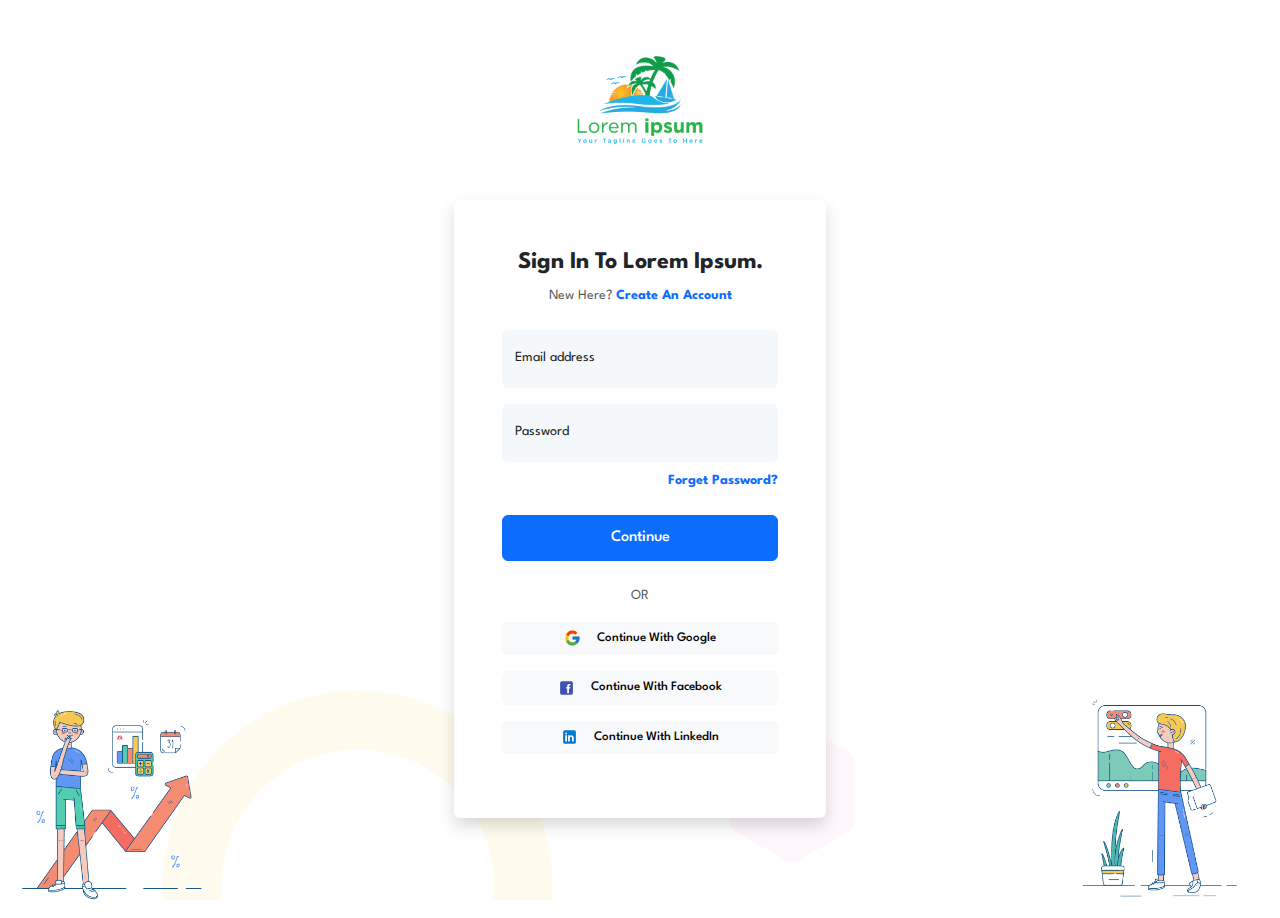
<file: index.html>
<!DOCTYPE html>
<html lang="en">
<head>
    <meta charset="UTF-8">
    <meta name="viewport" content="width=device-width, initial-scale=1.0">
    <title>Login Form</title>
    <link href="https://cdn.jsdelivr.net/npm/bootstrap@5.2.3/dist/css/bootstrap.min.css" rel="stylesheet">
    <link rel="stylesheet" href="style.css">
</head>
<body>
    <section class="wrapper">
        <div class="container">
           <div class="col-sm-8 offset-sm-2 col-lg-6 offset-lg-3 col-xl-4 offset-xl-4 text-center">
            <div class="logo">
                <img src="logo.png" class="img-flud" alt="logo">
            </div>
            <form class="rounded bg-white shadow p-5">
                <h3 class="text-dark fw-bolder fs-4 mb-2">Sign In To Lorem Ipsum.</h3>
                <div class="fw-normal text-muted mb-4">
                    New Here? 
                    <a href="sign-up.html" class="text-primary fw-bold text-decoration-none">Create An Account</a>
                </div>
                <div class="form-floating mb-3">
                    <input type="email" class="form-control" id="floatingInput" placeholder="name@example.com">
                    <label for="floatingInput">Email address</label>
                  </div>
                <div class="form-floating">
                    <input type="password" class="form-control" id="floatingPassword" placeholder="Password">
                    <label for="floatingPassword">Password</label>
                </div>
                <div class="mt-2 text-end">
                    <a href="forget-password.html" class="text-primary fw-bold text-decoration-none">Forget Password?</a>
                </div>
                <button type="submit" class="btn btn-primary submit_btn w-100 my-4">Continue</button>
                <label class="text-cnter text-muted text-uppercase mb-3">or</label>
                <a href="#" class="btn btn-light login_with w-100 mb-3">
                    <img src="images/google-icon.svg"  class="img-fluid me-3">Continue With Google
                </a>
                <a href="#" class="btn btn-light login_with w-100 mb-3">
                    <img src="images/facebook-icon.svg"  class="img-fluid me-3">Continue With Facebook
                </a>
                <a href="#" class="btn btn-light login_with w-100 mb-3">
                    <img src="images/linkedin-icon.svg"  class="img-fluid me-3">Continue With LinkedIn
                </a>
            </form>
           </div>
        </div>
    </section>
</body>
</html>
</file>
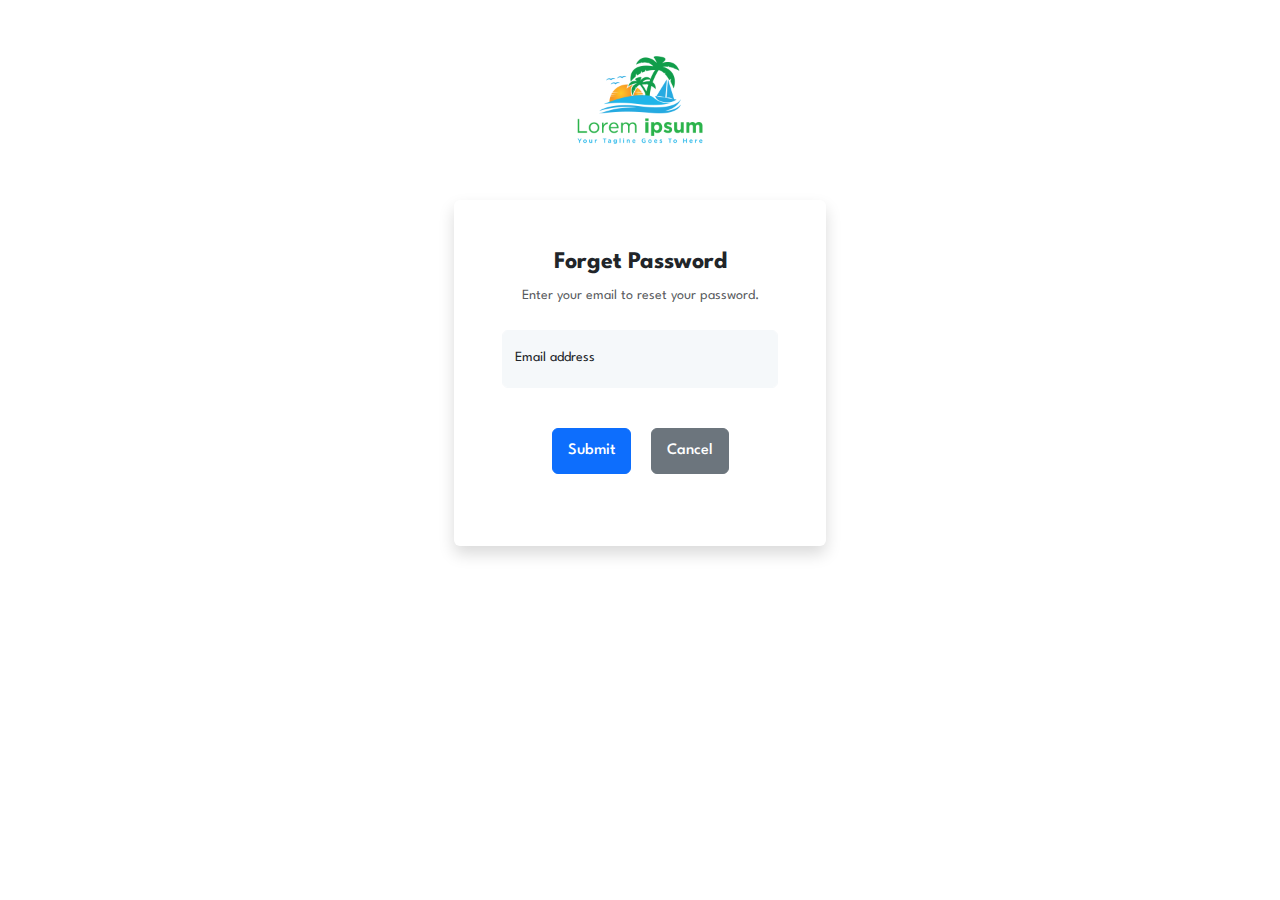
<file: forget-password.html>
<!DOCTYPE html>
<html lang="en">
<head>
    <meta charset="UTF-8">
    <meta name="viewport" content="width=device-width, initial-scale=1.0">
    <title>Forget Password</title>
    <link href="https://cdn.jsdelivr.net/npm/bootstrap@5.2.3/dist/css/bootstrap.min.css" rel="stylesheet">
    <link rel="stylesheet" href="style.css">
</head>
<body>
    <section class="wrapper">
        <div class="container">
           <div class="col-sm-8 offset-sm-2 col-lg-6 offset-lg-3 col-xl-4 offset-xl-4 text-center">
            <div class="logo">
                <img src="logo.png" class="img-flud" alt="logo">
            </div>
            <form class="rounded bg-white shadow p-5">
                <h3 class="text-dark fw-bolder fs-4 mb-2">Forget Password</h3>

                <div class="fw-normal text-muted mb-4">
                    Enter your email to reset your password.
                </div>

                <div class="form-floating mb-3">
                    <input type="email" class="form-control" id="floatingInput" placeholder="name@example.com">
                    <label for="floatingInput">Email address</label>
                  </div>
                <button type="submit" class="btn btn-primary submit_btn my-4">Submit</button>
                <button type="submit" class="btn btn-secondary submit_btn my-4 ms-3">Cancel</button>
                
            </form>
           </div>
        </div>
    </section>
</body>
</html>
</file>
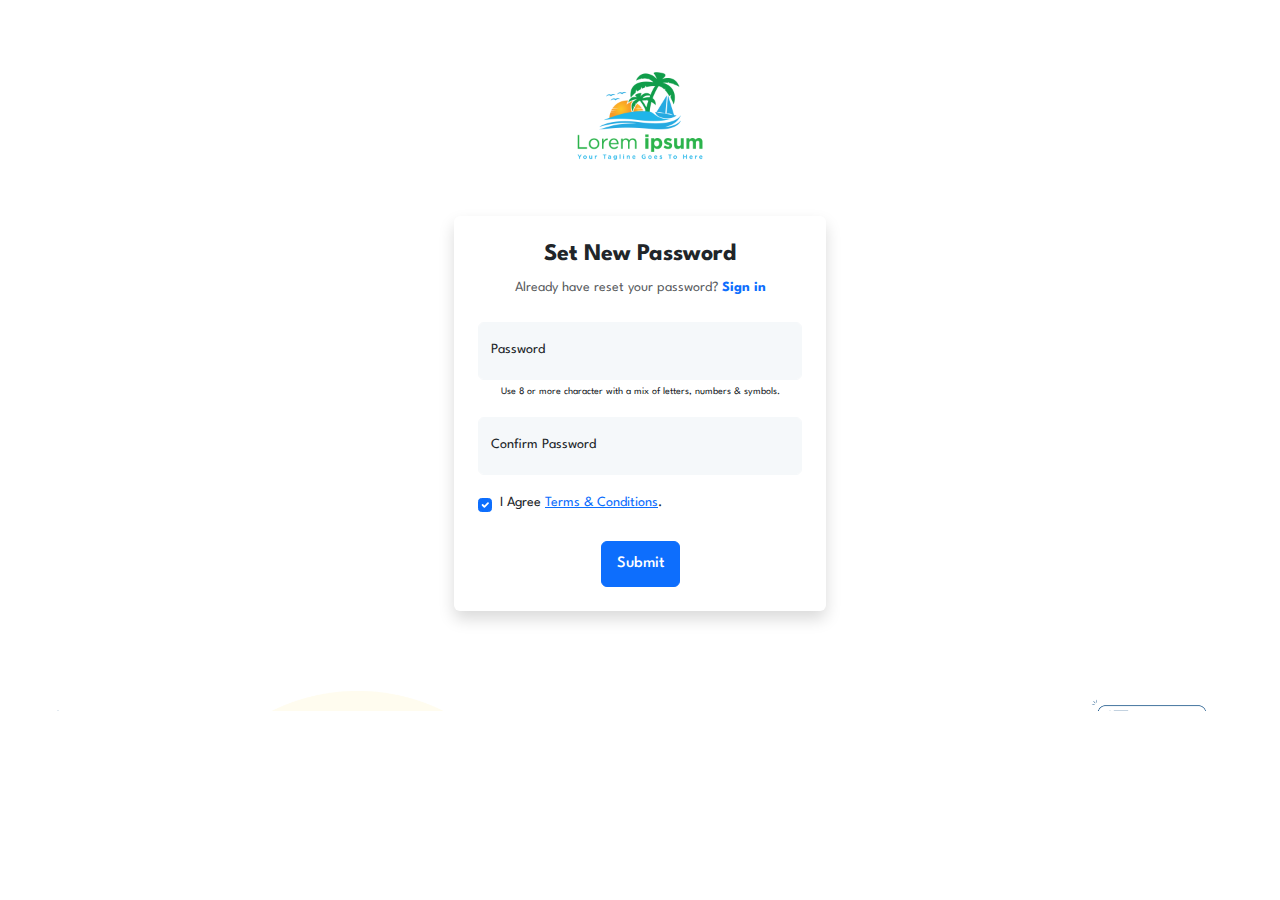
<file: new-password.html>
<!DOCTYPE html>
<html lang="en">
<head>
    <meta charset="UTF-8">
    <meta name="viewport" content="width=device-width, initial-scale=1.0">
    <title>Sign Up Form</title>
    <link href="https://cdn.jsdelivr.net/npm/bootstrap@5.2.3/dist/css/bootstrap.min.css" rel="stylesheet">
    <link rel="stylesheet" href="style.css">
</head>
<body>
    <section class="wrapper">
        <div class="container">
           <div class="col-sm-8 offset-sm-2 col-lg-6 offset-lg-3 col-xl-4 offset-xl-4 text-center">
            <div class="logo">
                <img src="logo.png" class="img-flud mt-3" alt="logo">
            </div>
            <form class="rounded bg-white shadow p-4">
                <h3 class="text-dark fw-bolder fs-4 mb-2">Set New Password</h3>

                <div class="fw-normal text-muted mb-4">
                    Already have reset your password? 
                    <a href="index.html" class="text-primary fw-bold text-decoration-none">Sign in</a>
                </div>

                <div class="form-floating mb-3">
                    <input type="password" class="form-control" id="floatingPassword" placeholder="Password">
                    <label for="floatingPassword">Password</label>
                    <span class="password-info mt-2">
                        Use 8 or more character with a mix of letters, numbers & symbols.
                    </span>
                </div>
                <div class="form-floating mb-3">
                    <input type="password" class="form-control" id="floatingConfirmPassword" placeholder="Password">
                    <label for="floatingConfirmPassword">Confirm Password</label>
                </div>
                <div class="form-check d-flex align-items-center">
                    <input class="form-check-input" type="checkbox" id="gridCheck" checked>
                    <label class="form-check-label ms-2" for="gridCheck">
                      I Agree <a href="#">Terms & Conditions</a>.
                    </label>
                  </div>
                <button type="submit" class="btn btn-primary submit_btn mt-4">Submit</button>
                
            </form>
           </div>
        </div>
    </section>
</body>
</html>
</file>
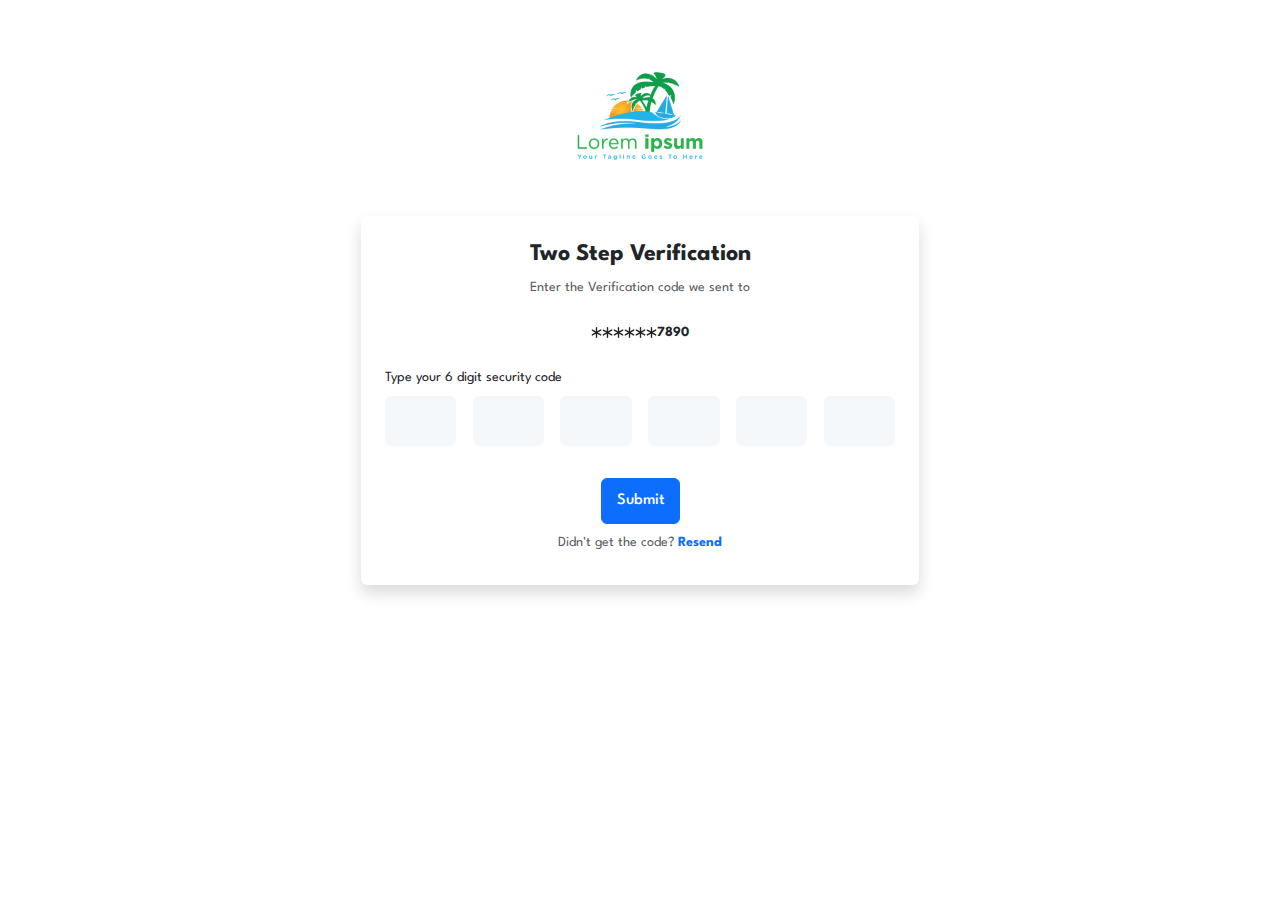
<file: otp-verification.html>
<!DOCTYPE html>
<html lang="en">
<head>
    <meta charset="UTF-8">
    <meta name="viewport" content="width=device-width, initial-scale=1.0">
    <title>Sign Up Form</title>
    <link href="https://cdn.jsdelivr.net/npm/bootstrap@5.2.3/dist/css/bootstrap.min.css" rel="stylesheet">
    <link rel="stylesheet" href="style.css">
</head>
<body>
    <section class="wrapper">
        <div class="container">
           <div class="col-sm-8 offset-sm-2 col-lg-6 offset-lg-3 col-xl-6 offset-xl-3 text-center">
            <div class="logo">
                <img src="logo.png" class="img-flud mt-3" alt="logo">
            </div>
            <form class="rounded bg-white shadow p-4">
                <h3 class="text-dark fw-bolder fs-4 mb-2">Two Step Verification</h3>

                <div class="fw-normal text-muted mb-4">
                    Enter the Verification code we sent to
                </div>

                <div class="d-flex align-items-center justify-content-center fw-bold mb-4">
                    <svg xmlns="http://www.w3.org/2000/svg" width="11" height="11" fill="currentColor" class="bi bi-asterisk" viewBox="0 0 16 16">
                        <path d="M8 0a1 1 0 0 1 1 1v5.268l4.562-2.634a1 1 0 1 1 1 1.732L10 8l4.562 2.634a1 1 0 1 1-1 1.732L9 9.732V15a1 1 0 1 1-2 0V9.732l-4.562 2.634a1 1 0 1 1-1-1.732L6 8 1.438 5.366a1 1 0 0 1 1-1.732L7 6.268V1a1 1 0 0 1 1-1z"/>
                      </svg>
                    <svg xmlns="http://www.w3.org/2000/svg" width="11" height="11" fill="currentColor" class="bi bi-asterisk" viewBox="0 0 16 16">
                        <path d="M8 0a1 1 0 0 1 1 1v5.268l4.562-2.634a1 1 0 1 1 1 1.732L10 8l4.562 2.634a1 1 0 1 1-1 1.732L9 9.732V15a1 1 0 1 1-2 0V9.732l-4.562 2.634a1 1 0 1 1-1-1.732L6 8 1.438 5.366a1 1 0 0 1 1-1.732L7 6.268V1a1 1 0 0 1 1-1z"/>
                      </svg>
                    <svg xmlns="http://www.w3.org/2000/svg" width="11" height="11" fill="currentColor" class="bi bi-asterisk" viewBox="0 0 16 16">
                        <path d="M8 0a1 1 0 0 1 1 1v5.268l4.562-2.634a1 1 0 1 1 1 1.732L10 8l4.562 2.634a1 1 0 1 1-1 1.732L9 9.732V15a1 1 0 1 1-2 0V9.732l-4.562 2.634a1 1 0 1 1-1-1.732L6 8 1.438 5.366a1 1 0 0 1 1-1.732L7 6.268V1a1 1 0 0 1 1-1z"/>
                      </svg>
                    <svg xmlns="http://www.w3.org/2000/svg" width="11" height="11" fill="currentColor" class="bi bi-asterisk" viewBox="0 0 16 16">
                        <path d="M8 0a1 1 0 0 1 1 1v5.268l4.562-2.634a1 1 0 1 1 1 1.732L10 8l4.562 2.634a1 1 0 1 1-1 1.732L9 9.732V15a1 1 0 1 1-2 0V9.732l-4.562 2.634a1 1 0 1 1-1-1.732L6 8 1.438 5.366a1 1 0 0 1 1-1.732L7 6.268V1a1 1 0 0 1 1-1z"/>
                      </svg>
                    <svg xmlns="http://www.w3.org/2000/svg" width="11" height="11" fill="currentColor" class="bi bi-asterisk" viewBox="0 0 16 16">
                        <path d="M8 0a1 1 0 0 1 1 1v5.268l4.562-2.634a1 1 0 1 1 1 1.732L10 8l4.562 2.634a1 1 0 1 1-1 1.732L9 9.732V15a1 1 0 1 1-2 0V9.732l-4.562 2.634a1 1 0 1 1-1-1.732L6 8 1.438 5.366a1 1 0 0 1 1-1.732L7 6.268V1a1 1 0 0 1 1-1z"/>
                      </svg>
                    <svg xmlns="http://www.w3.org/2000/svg" width="11" height="11" fill="currentColor" class="bi bi-asterisk" viewBox="0 0 16 16">
                        <path d="M8 0a1 1 0 0 1 1 1v5.268l4.562-2.634a1 1 0 1 1 1 1.732L10 8l4.562 2.634a1 1 0 1 1-1 1.732L9 9.732V15a1 1 0 1 1-2 0V9.732l-4.562 2.634a1 1 0 1 1-1-1.732L6 8 1.438 5.366a1 1 0 0 1 1-1.732L7 6.268V1a1 1 0 0 1 1-1z"/>
                      </svg>
                      <span>7890</span>
                </div>

                <div class="otp_input text-start mb-2">
                    <label for="digit">Type your 6 digit security code</label>
                    <div class="d-flex align-items-center justify-content-between mt-2">
                        <input type="text" class="form-control" placeholder="">
                        <input type="text" class="form-control" placeholder="">
                        <input type="text" class="form-control" placeholder="">
                        <input type="text" class="form-control" placeholder="">
                        <input type="text" class="form-control" placeholder="">
                        <input type="text" class="form-control" placeholder="">
                    </div>
                </div>
                <button type="submit" class="btn btn-primary submit_btn mt-4">Submit</button>

                <div class="fw-normal text-muted my-2">
                    Didn't get the code? 
                    <a href="#" class="text-primary fw-bold text-decoration-none">Resend</a>
                </div>
            </form>
           </div>
        </div>
    </section>
</body>
</html>
</file>
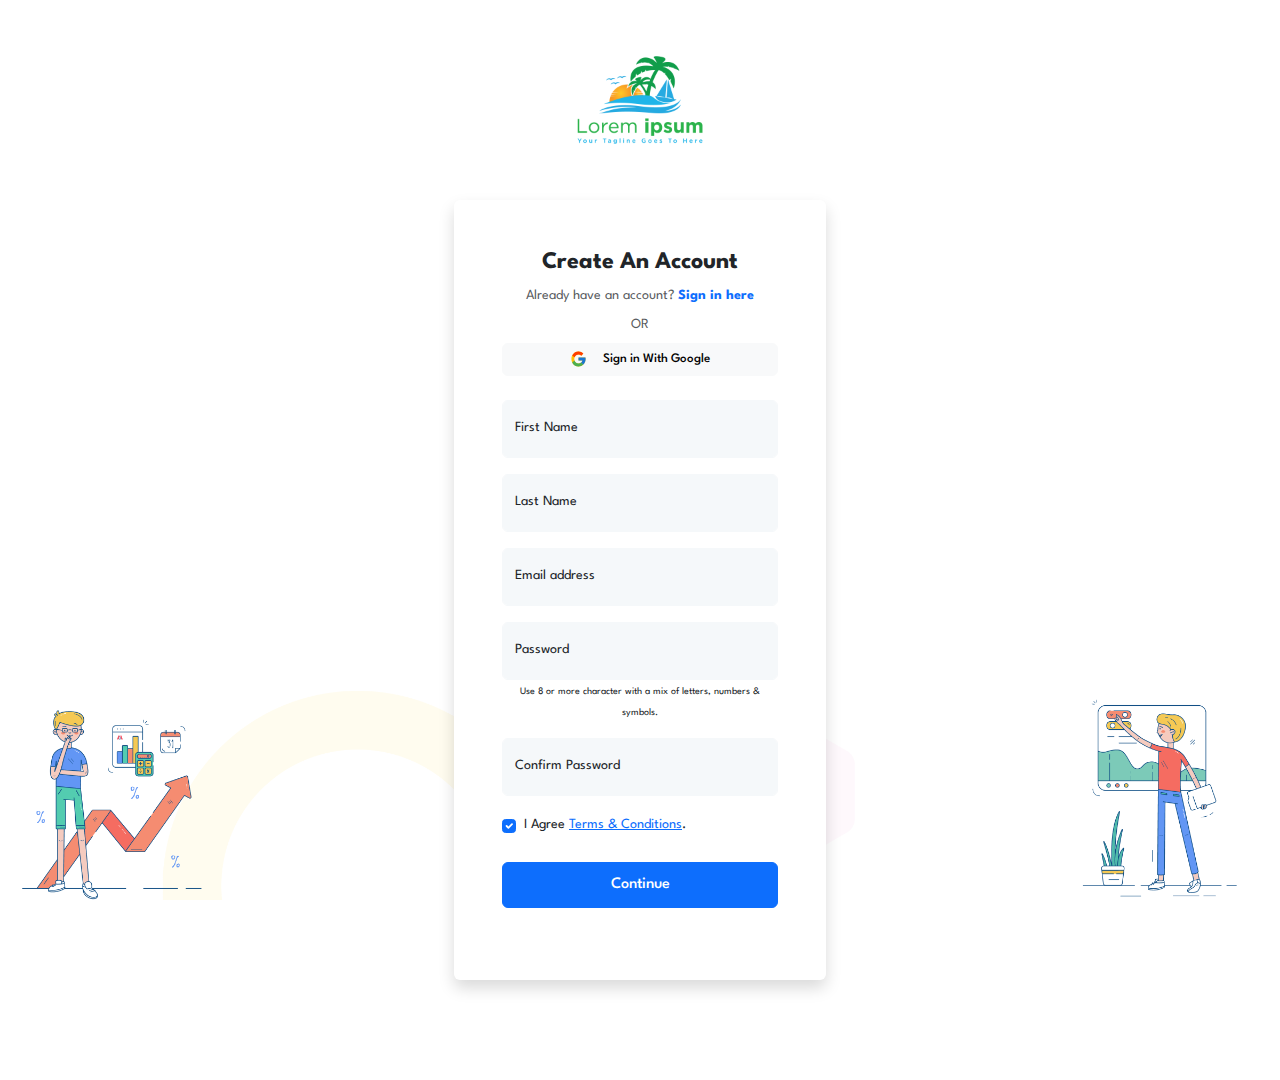
<file: sign-up.html>
<!DOCTYPE html>
<html lang="en">
<head>
    <meta charset="UTF-8">
    <meta name="viewport" content="width=device-width, initial-scale=1.0">
    <title>Sign Up Form</title>
    <link href="https://cdn.jsdelivr.net/npm/bootstrap@5.2.3/dist/css/bootstrap.min.css" rel="stylesheet">
    <link rel="stylesheet" href="style.css">
</head>
<body>
    <section class="wrapper">
        <div class="container">
           <div class="col-sm-8 offset-sm-2 col-lg-6 offset-lg-3 col-xl-4 offset-xl-4 text-center">
            <div class="logo">
                <img src="logo.png" class="img-flud" alt="logo">
            </div>
            <form class="rounded bg-white shadow p-5">
                <h3 class="text-dark fw-bolder fs-4 mb-2">Create An Account</h3>
                <div class="fw-normal text-muted mb-2">
                    Already have an account? 
                    <a href="index.html" class="text-primary fw-bold text-decoration-none">Sign in here</a>
                </div>
                <label class="text-cnter text-muted text-uppercase mb-2">or</label>

                <a href="#" class="btn btn-light login_with w-100 mb-4">
                    <img src="images/google-icon.svg"  class="img-fluid me-3">Sign in With Google
                </a>

                <div class="form-floating mb-3">
                    <input type="text" class="form-control" id="floatingFirstName" placeholder="name@example.com">
                    <label for="floatingFirstName">First Name</label>
                  </div>
                <div class="form-floating mb-3">
                    <input type="text" class="form-control" id="floatingLastName" placeholder="name@example.com">
                    <label for="floatingLastName">Last Name</label>
                  </div>

                <div class="form-floating mb-3">
                    <input type="email" class="form-control" id="floatingInput" placeholder="name@example.com">
                    <label for="floatingInput">Email address</label>
                  </div>
                <div class="form-floating mb-3">
                    <input type="password" class="form-control" id="floatingPassword" placeholder="Password">
                    <label for="floatingPassword">Password</label>
                    <span class="password-info mt-2">
                        Use 8 or more character with a mix of letters, numbers & symbols.
                    </span>
                </div>
                <div class="form-floating mb-3">
                    <input type="password" class="form-control" id="floatingConfirmPassword" placeholder="Password">
                    <label for="floatingConfirmPassword">Confirm Password</label>
                </div>
                <div class="form-check d-flex align-items-center">
                    <input class="form-check-input" type="checkbox" id="gridCheck" checked>
                    <label class="form-check-label ms-2" for="gridCheck">
                      I Agree <a href="#">Terms & Conditions</a>.
                    </label>
                  </div>
                <button type="submit" class="btn btn-primary submit_btn w-100 my-4">Continue</button>
                
            </form>
           </div>
        </div>
    </section>
</body>
</html>
</file>
<file: style.css>
@import url('https://fonts.googleapis.com/css2?family=League+Spartan:wght@100;200;300;400;500;600;700;800;900&display=swap');

*{
    margin: 0;
    padding: 0;
    box-sizing: border-box;
}
/* VARIABLES */
:root{
    --primary-font-family:'League Spartan', sans-serif;
    --light-white:#f5f8fa;
    --gray: #5e6278;
    --gray-1:#e3e3e3;
}
body{
    font-family: var(--primary-font-family);
    font-size: 14px;
}
/* main css */
.wrapper{
    padding: 0 0 100px;
    background-image: url(images/bg.png);
    background-position:bottom center;
    background-repeat: no-repeat;
    background-size: contain;
    background-attachment: fixed;
    min-height: 100%;
}
.wrapper .logo img{
    max-width: 200px;
}
.wrapper input{
    background-color: var(--light-white);
    border-color: var(--light-white);
    color: var(--gray);
}
.wrapper input:focus{
    box-shadow: none;
}
.wrapper .password-info{
    font-size: 10px;
}
.wrapper .submit_btn{
    padding: 10px 15px;
    font-weight: 500;
}
.wrapper .login_with{
    padding:6px 10px;
    font-size: 13px;
    font-weight: 500;
    transition-timing-function: 0.3 ease-in-out;
}
.wrapper .submit_btn:focus,
.wrapper .login_with:focus{
    box-shadow: none;
}
.wrapper .login_with:hover{
    background-color: var(--gray-1);
    border-color: var(--gray-1);
}
.wrapper .login_with img{
    max-width: 7%;
}
/* otp verification css */
.wrapper .otp_input input{
    width: 14%;
    height: 50px;
    text-align: center;
    font-size: 20px;
    font-weight: 600;
}


@media (max-width:1200px) {
    .wrapper .otp_input input{
        height: 40px;
    }
}
@media (max-width:767px) {
    .wrapper .otp_input input{
        height: 40px;
    }
}
</file>
